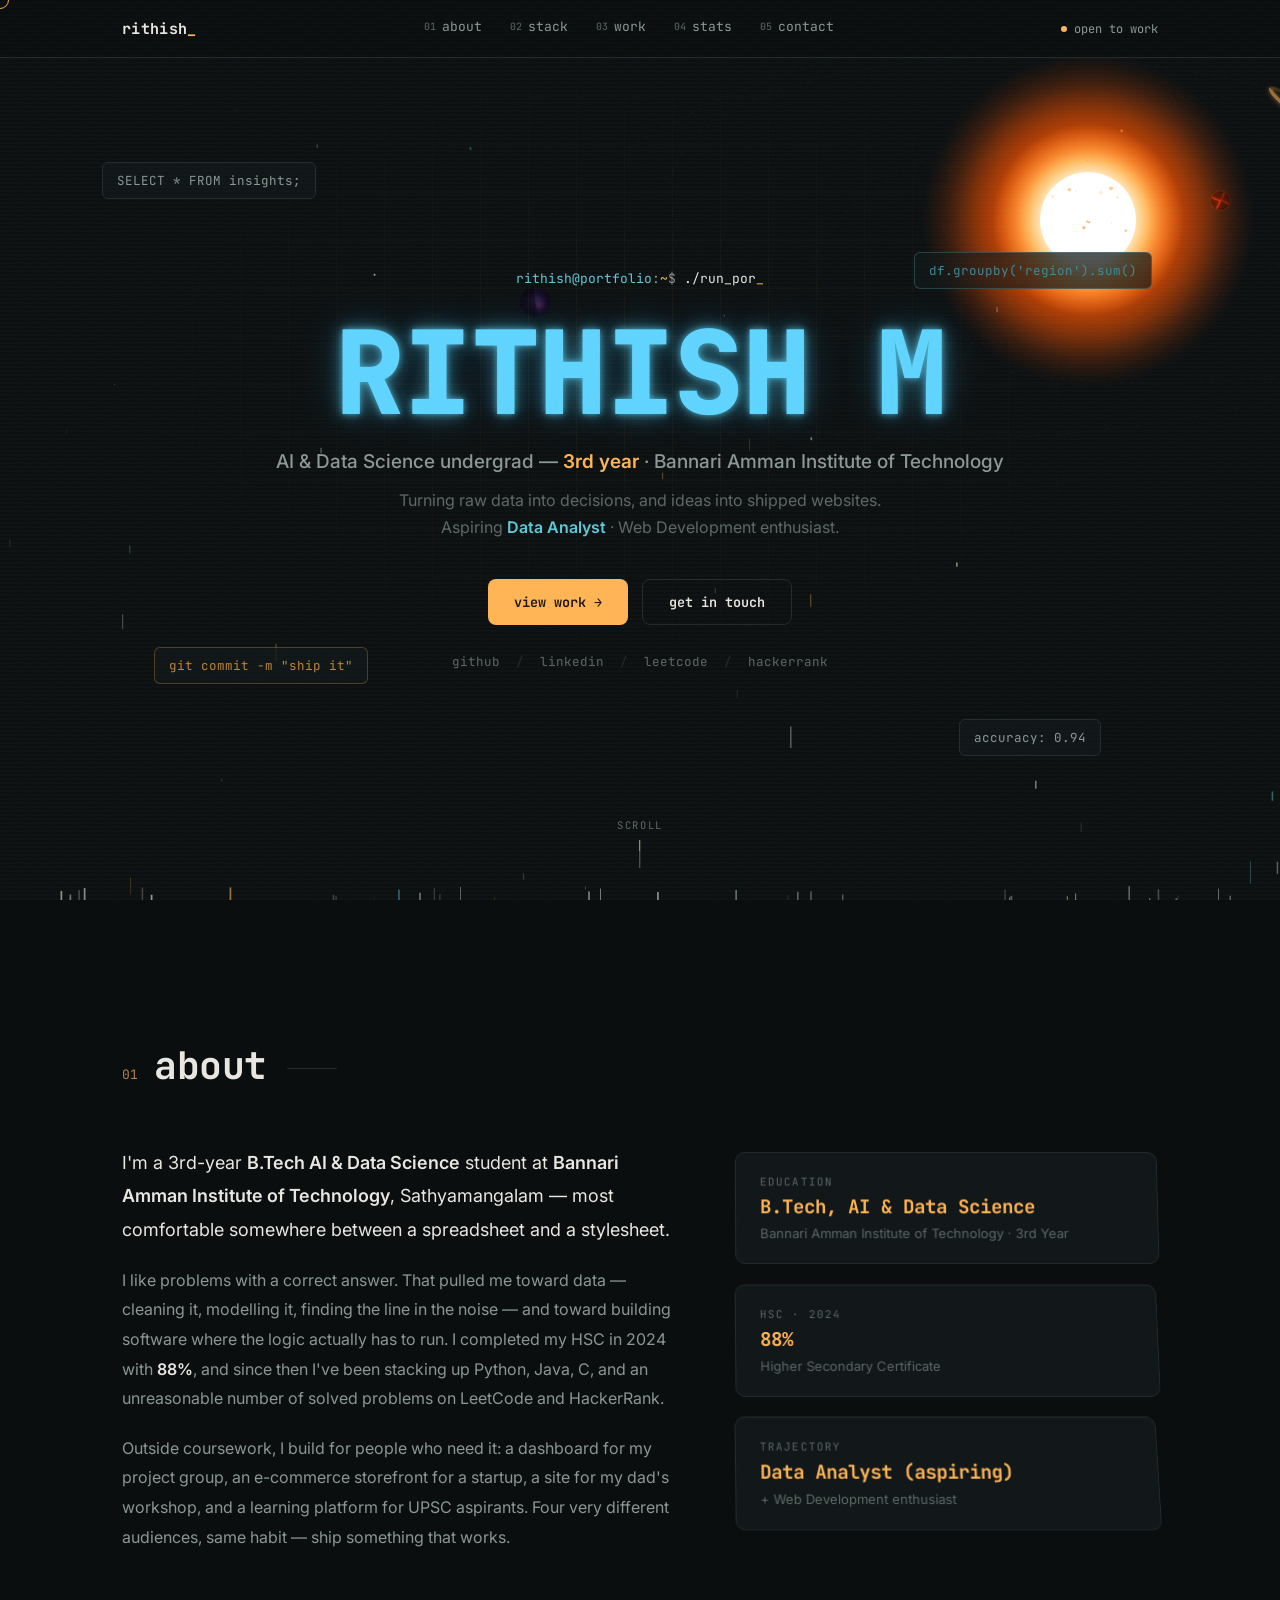
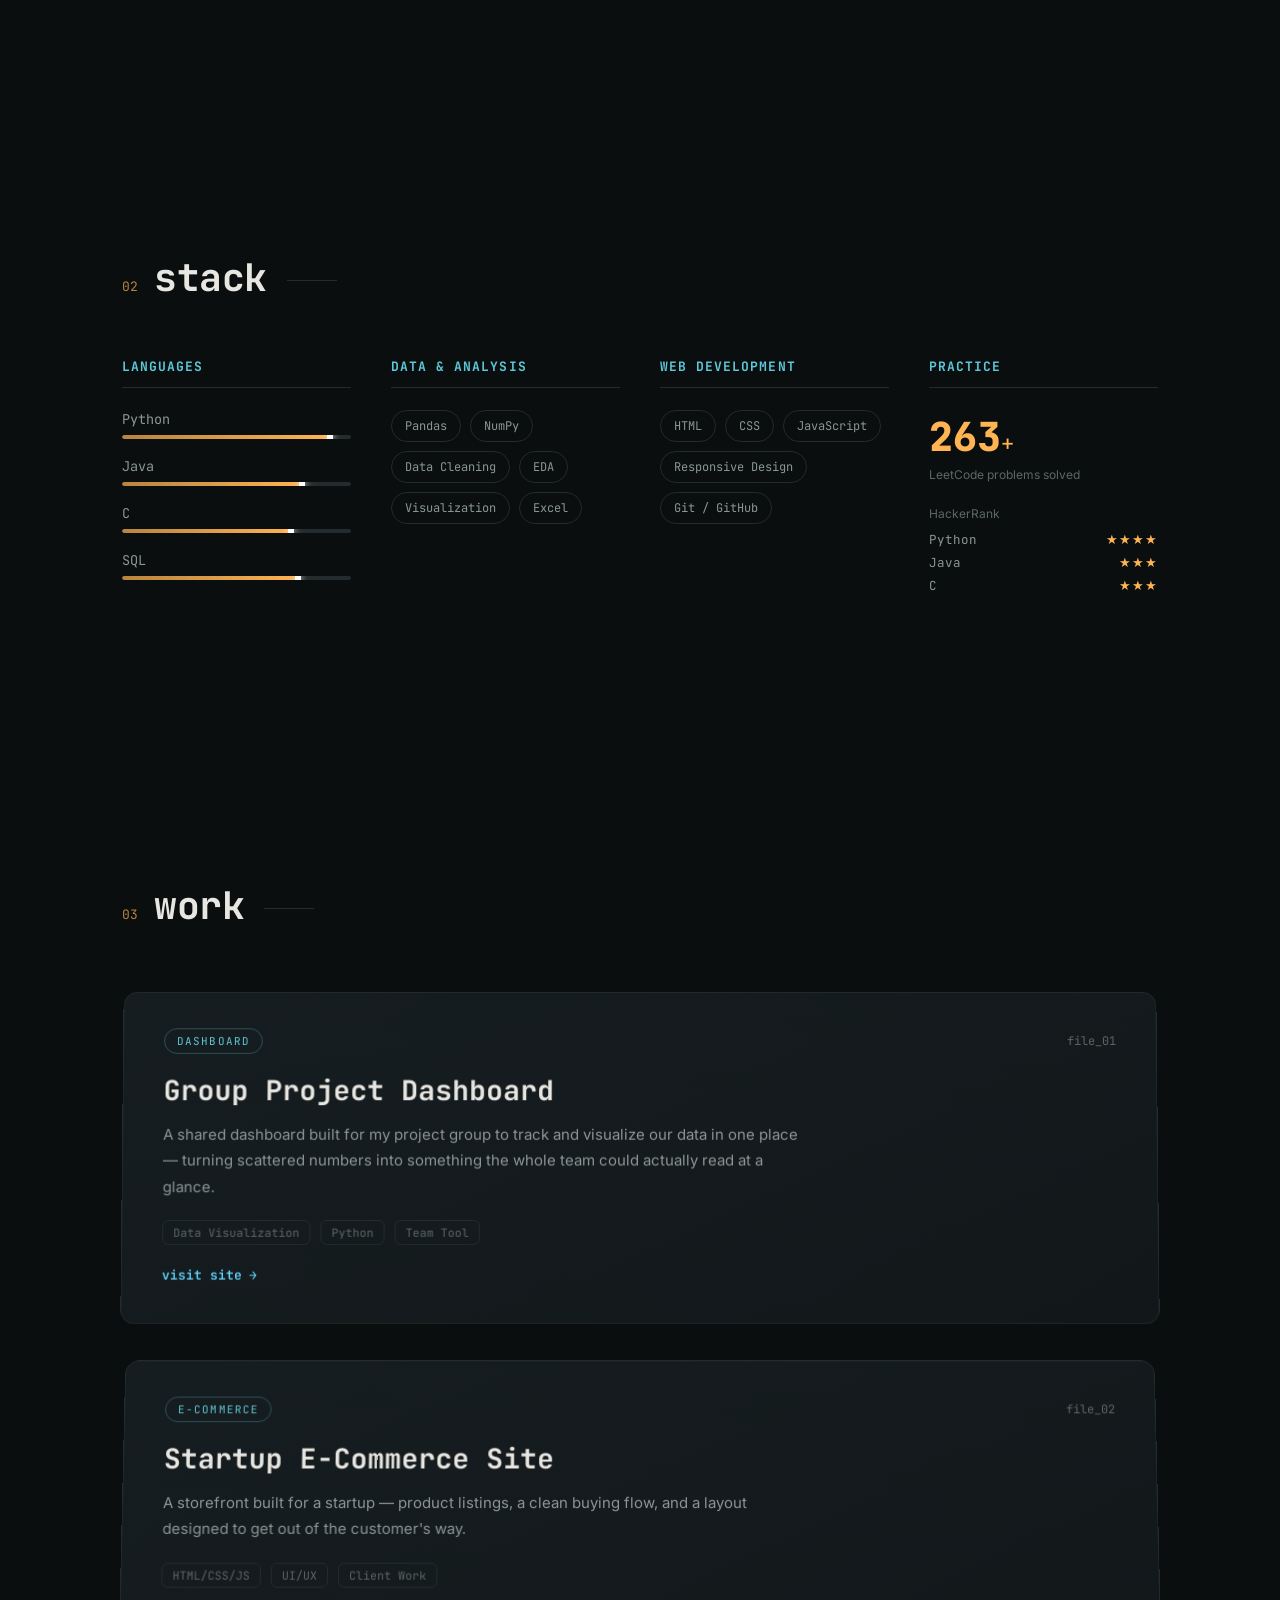
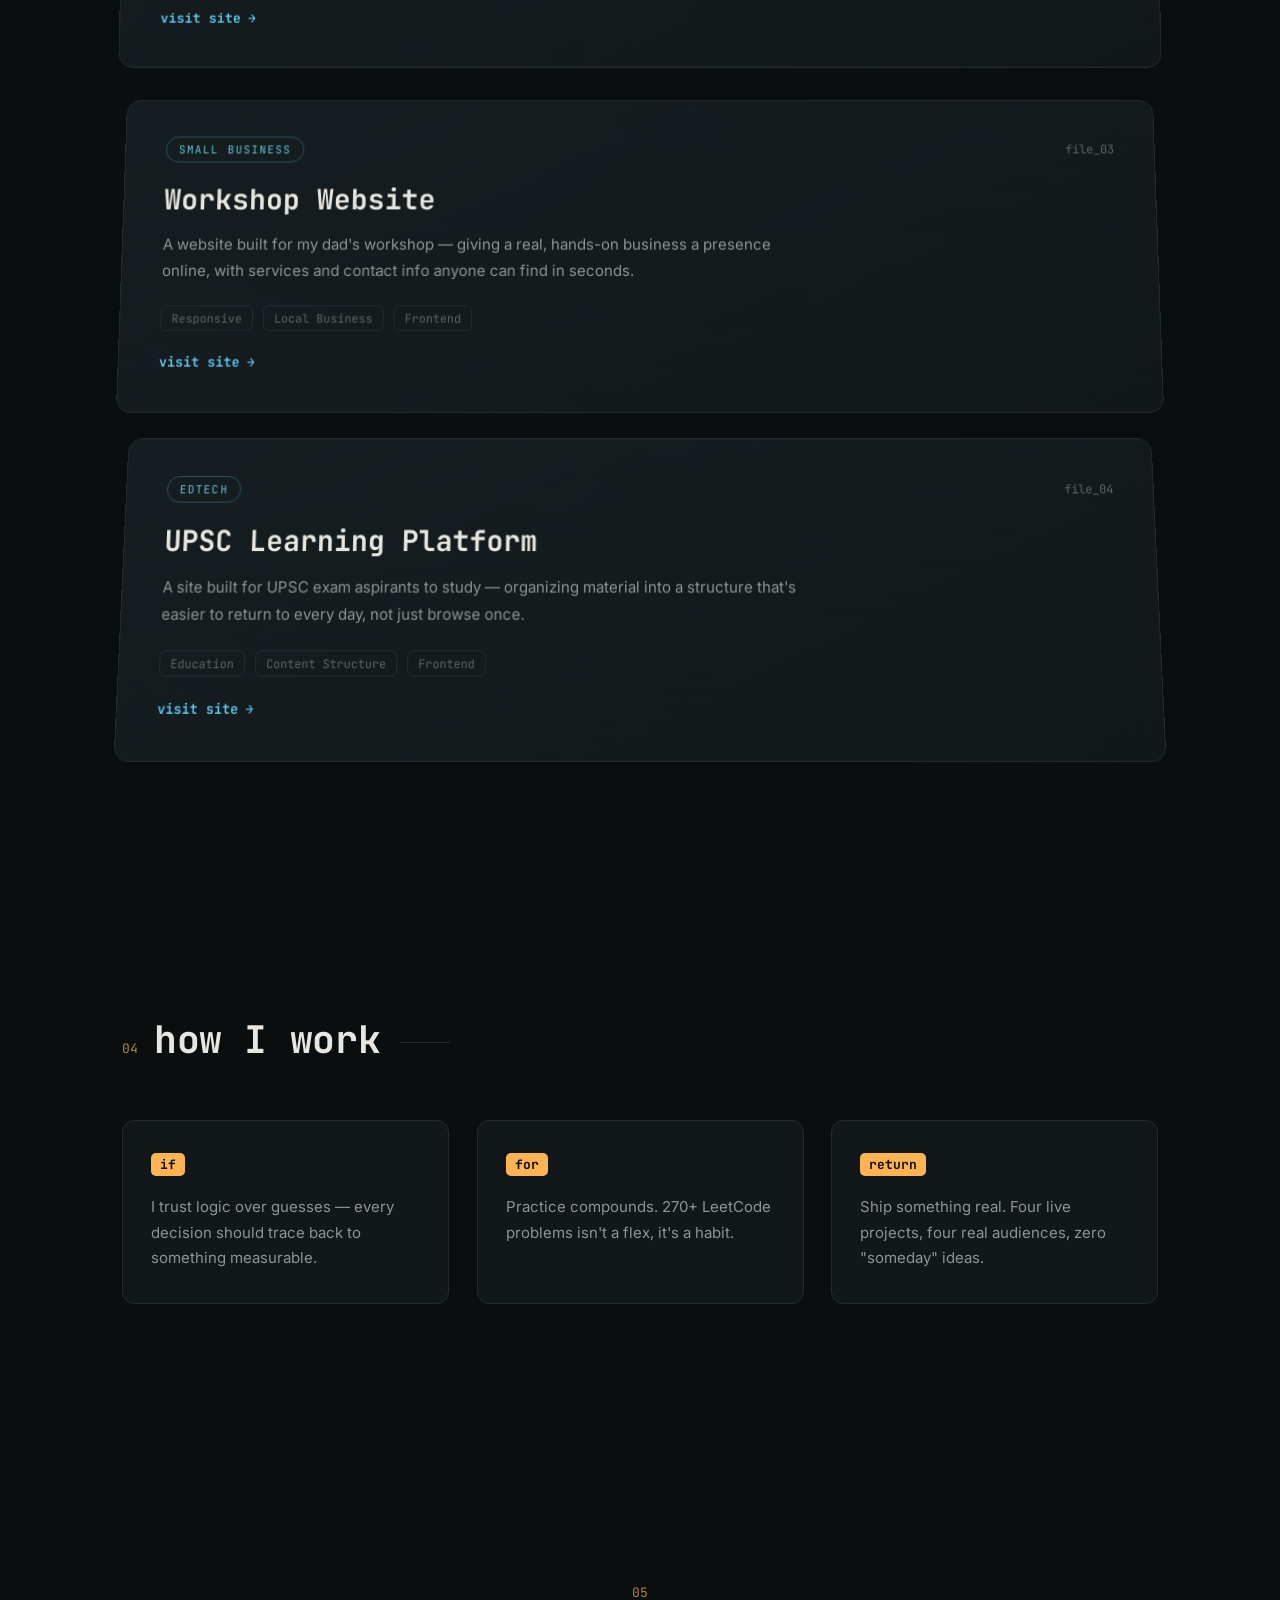
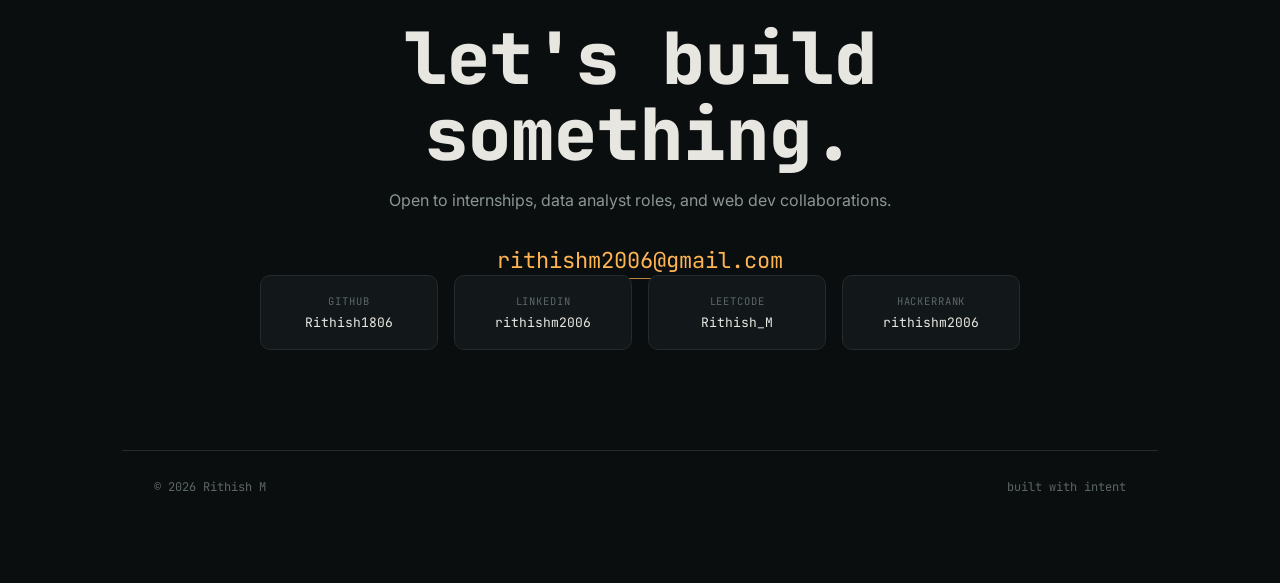
<file: index.html>
<!DOCTYPE html>
<html lang="en">
<head>
<meta charset="UTF-8">
<meta name="viewport" content="width=device-width, initial-scale=1.0">
<title>Rithish M — Data Analyst &amp; Web Developer</title>
<link rel="preconnect" href="https://fonts.googleapis.com">
<link rel="preconnect" href="https://fonts.gstatic.com" crossorigin>
<link href="https://fonts.googleapis.com/css2?family=JetBrains+Mono:wght@400;500;600;700;800&family=Inter:wght@400;500;600;700&display=swap" rel="stylesheet">
<link rel="stylesheet" href="style.css?v=3">
<link rel="icon" type="image/svg+xml" href="favicon.svg">
</head>
<body>

<canvas id="space-starfield"></canvas>

<div class="grain"></div>
<div class="scanline"></div>

<!-- CURSOR DOT -->
<div class="cursor-dot" id="cursorDot"></div>

<!-- NAV -->
<nav class="nav" id="nav">
  <div class="nav-inner">
    <a href="#top" class="nav-logo">rithish<span class="cursor-blink">_</span></a>
    <div class="nav-links">
      <a href="#about"><span class="nav-num">01</span>about</a>
      <a href="#stack"><span class="nav-num">02</span>stack</a>
      <a href="#work"><span class="nav-num">03</span>work</a>
      <a href="#stats"><span class="nav-num">04</span>stats</a>
      <a href="#contact"><span class="nav-num">05</span>contact</a>
    </div>
    <div class="nav-status"><span class="dot-live"></span>open to work</div>
  </div>
</nav>

<!-- HERO -->
<header class="hero" id="top">
  <div class="hero-grid"></div>
  <div class="hero-3d-layer" id="heroLayer">
    <div class="float-card card-a" data-depth="0.6">SELECT * FROM insights;</div>
    <div class="float-card card-b" data-depth="0.9">df.groupby('region').sum()</div>
    <div class="float-card card-c" data-depth="0.4">git commit -m "ship it"</div>
    <div class="float-card card-d" data-depth="1.1">accuracy: 0.94</div>
  </div>

  <div class="hero-content">
    <div class="terminal-boot" id="terminalBoot">
      <p class="boot-line"><span class="prompt">rithish@portfolio</span>:<span class="path">~</span>$ <span class="typed" id="typedLine"></span><span class="cursor-blink">_</span></p>
    </div>

    <h1 class="hero-title">
      <span class="hero-title-line">RITHISH M</span>
    </h1>
    <p class="hero-subtitle">
      AI &amp; Data Science undergrad — <span class="accent">3rd year</span> · Bannari Amman Institute of Technology
    </p>
    <p class="hero-tagline">
      Turning raw data into decisions, and ideas into shipped websites.<br class="br-desktop">
      Aspiring <span class="accent-blue">Data Analyst</span> · Web Development enthusiast.
    </p>

    <div class="hero-cta">
      <a href="#work" class="btn btn-primary">view work <span class="arrow">→</span></a>
      <a href="#contact" class="btn btn-ghost">get in touch</a>
    </div>

    <div class="hero-links">
      <a href="https://github.com/Rithish1806" target="_blank" rel="noopener">github</a>
      <span class="sep">/</span>
      <a href="https://www.linkedin.com/in/rithishm2006/" target="_blank" rel="noopener">linkedin</a>
      <span class="sep">/</span>
      <a href="https://leetcode.com/u/Rithish_M/" target="_blank" rel="noopener">leetcode</a>
      <span class="sep">/</span>
      <a href="https://www.hackerrank.com/profile/rithishm2006" target="_blank" rel="noopener">hackerrank</a>
    </div>
  </div>

  <div class="scroll-cue">
    <span>scroll</span>
    <div class="scroll-line"></div>
  </div>
</header>

<!-- ABOUT -->
<section class="section about" id="about">
  <div class="section-head reveal-el reveal-slide">
    <span class="section-num">01</span>
    <h2 class="section-title">about</h2>
  </div>

  <div class="about-grid">
    <div class="about-text reveal-el reveal-slide">
      <p class="lead">
        I'm a 3rd-year <strong>B.Tech AI &amp; Data Science</strong> student at
        <strong> Bannari Amman Institute of Technology</strong>, Sathyamangalam —
        most comfortable somewhere between a spreadsheet and a stylesheet.
      </p>
      <p>
        I like problems with a correct answer. That pulled me toward data —
        cleaning it, modelling it, finding the line in the noise — and toward
        building software where the logic actually has to run. I completed my
        HSC in 2024 with <strong>88%</strong>, and since then I've been
        stacking up Python, Java, C, and an unreasonable number of solved
        problems on LeetCode and HackerRank.
      </p>
      <p>
        Outside coursework, I build for people who need it: a dashboard for
        my project group, an e-commerce storefront for a startup, a site for
        my dad's workshop, and a learning platform for UPSC aspirants.
        Four very different audiences, same habit — ship something that works.
      </p>
    </div>

    <div class="about-card-stack reveal-stagger" id="aboutCards">
      <div class="info-card reveal-el reveal-fade" data-depth="0.3">
        <span class="info-label">education</span>
        <span class="info-value">B.Tech, AI &amp; Data Science</span>
        <span class="info-sub">Bannari Amman Institute of Technology · 3rd Year</span>
      </div>
      <div class="info-card reveal-el reveal-fade" data-depth="0.5">
        <span class="info-label">hsc · 2024</span>
        <span class="info-value">88%</span>
        <span class="info-sub">Higher Secondary Certificate</span>
      </div>
      <div class="info-card reveal-el reveal-fade" data-depth="0.7">
        <span class="info-label">trajectory</span>
        <span class="info-value">Data Analyst (aspiring)</span>
        <span class="info-sub">+ Web Development enthusiast</span>
      </div>
    </div>
  </div>
</section>

<!-- STACK -->
<section class="section stack-section" id="stack">
  <div class="section-head reveal-el reveal-slide">
    <span class="section-num">02</span>
    <h2 class="section-title">stack</h2>
  </div>

  <div class="stack-columns reveal-stagger">
    <div class="stack-col reveal-el reveal-slide">
      <h3 class="stack-col-title">languages</h3>
      <ul class="skill-bars">
        <li><span class="skill-name">Python</span><div class="bar"><div class="bar-fill" style="--level:92%"></div></div></li>
        <li><span class="skill-name">Java</span><div class="bar"><div class="bar-fill" style="--level:80%"></div></div></li>
        <li><span class="skill-name">C</span><div class="bar"><div class="bar-fill" style="--level:75%"></div></div></li>
        <li><span class="skill-name">SQL</span><div class="bar"><div class="bar-fill" style="--level:78%"></div></div></li>
      </ul>
    </div>

    <div class="stack-col reveal-el reveal-slide">
      <h3 class="stack-col-title">data &amp; analysis</h3>
      <ul class="chip-list">
        <li>Pandas</li>
        <li>NumPy</li>
        <li>Data Cleaning</li>
        <li>EDA</li>
        <li>Visualization</li>
        <li>Excel</li>
      </ul>
    </div>

    <div class="stack-col reveal-el reveal-slide">
      <h3 class="stack-col-title">web development</h3>
      <ul class="chip-list">
        <li>HTML</li>
        <li>CSS</li>
        <li>JavaScript</li>
        <li>Responsive Design</li>
        <li>Git / GitHub</li>
      </ul>
    </div>

    <div class="stack-col reveal-el reveal-slide">
      <h3 class="stack-col-title">practice</h3>
      <div class="practice-stats">
        <div class="practice-stat">
          <span class="practice-num" data-target="270">0</span><span class="practice-plus">+</span>
          <span class="practice-label">LeetCode problems solved</span>
        </div>
        <div class="practice-stars">
          <span class="practice-label">HackerRank</span>
          <div class="hr-row"><span>Python</span><span class="stars">★★★★</span></div>
          <div class="hr-row"><span>Java</span><span class="stars">★★★</span></div>
          <div class="hr-row"><span>C</span><span class="stars">★★★</span></div>
        </div>
      </div>
    </div>
  </div>
</section>

<!-- WORK -->
<section class="section work" id="work">
  <div class="section-head reveal-el reveal-slide">
    <span class="section-num">03</span>
    <h2 class="section-title">work</h2>
  </div>

  <div class="project-stack reveal-stagger" id="projectStack">

    <article class="project-card reveal-el reveal-fade" data-depth="0.2">
      <div class="project-meta">
        <span class="project-tag">dashboard</span>
        <span class="project-index">file_01</span>
      </div>
      <h3 class="project-title">Group Project Dashboard</h3>
      <p class="project-desc">
        A shared dashboard built for my project group to track and visualize
        our data in one place — turning scattered numbers into something the
        whole team could actually read at a glance.
      </p>
      <div class="project-tags">
        <span>Data Visualization</span>
        <span>Python</span>
        <span>Team Tool</span>
      </div>
      <a href="https://fight-club-dashboard.onrender.com/" target="_blank" rel="noopener" class="project-link">visit site <span class="arrow">→</span></a>
    </article>

    <article class="project-card reveal-el reveal-fade" data-depth="0.45">
      <div class="project-meta">
        <span class="project-tag">e-commerce</span>
        <span class="project-index">file_02</span>
      </div>
      <h3 class="project-title">Startup E-Commerce Site</h3>
      <p class="project-desc">
        A storefront built for a startup — product listings, a clean buying
        flow, and a layout designed to get out of the customer's way.
      </p>
      <div class="project-tags">
        <span>HTML/CSS/JS</span>
        <span>UI/UX</span>
        <span>Client Work</span>
      </div>
      <a href="https://nirvi-jewels.onrender.com" target="_blank" rel="noopener" class="project-link">visit site <span class="arrow">→</span></a>
    </article>

    <article class="project-card reveal-el reveal-fade" data-depth="0.7">
      <div class="project-meta">
        <span class="project-tag">small business</span>
        <span class="project-index">file_03</span>
      </div>
      <h3 class="project-title">Workshop Website</h3>
      <p class="project-desc">
        A website built for my dad's workshop — giving a real, hands-on
        business a presence online, with services and contact info anyone
        can find in seconds.
      </p>
      <div class="project-tags">
        <span>Responsive</span>
        <span>Local Business</span>
        <span>Frontend</span>
      </div>
      <a href="https://mani-two-wheeler-works.onrender.com/" target="_blank" rel="noopener" class="project-link">visit site <span class="arrow">→</span></a>
    </article>

    <article class="project-card reveal-el reveal-fade" data-depth="0.95">
      <div class="project-meta">
        <span class="project-tag">edtech</span>
        <span class="project-index">file_04</span>
      </div>
      <h3 class="project-title">UPSC Learning Platform</h3>
      <p class="project-desc">
        A site built for UPSC exam aspirants to study — organizing material
        into a structure that's easier to return to every day, not just
        browse once.
      </p>
      <div class="project-tags">
        <span>Education</span>
        <span>Content Structure</span>
        <span>Frontend</span>
      </div>
      <a href="https://upsc-quiz-brwm.onrender.com/" target="_blank" rel="noopener" class="project-link">visit site <span class="arrow">→</span></a>
    </article>

  </div>
</section>

<!-- STATS / PHILOSOPHY -->
<section class="section stats-section" id="stats">
  <div class="section-head reveal-el reveal-slide">
    <span class="section-num">04</span>
    <h2 class="section-title">how I work</h2>
  </div>

  <div class="philosophy-grid reveal-stagger">
    <div class="philosophy-card reveal-el reveal-slide">
      <span class="philosophy-mark">if</span>
      <p>I trust logic over guesses — every decision should trace back to something measurable.</p>
    </div>
    <div class="philosophy-card reveal-el reveal-slide">
      <span class="philosophy-mark">for</span>
      <p>Practice compounds. 270+ LeetCode problems isn't a flex, it's a habit.</p>
    </div>
    <div class="philosophy-card reveal-el reveal-slide">
      <span class="philosophy-mark">return</span>
      <p>Ship something real. Four live projects, four real audiences, zero "someday" ideas.</p>
    </div>
  </div>
</section>

<!-- CONTACT -->
<section class="section contact" id="contact">
  <div class="contact-inner reveal-el reveal-slide">
    <span class="section-num">05</span>
    <h2 class="contact-title">let's build<br>something.</h2>
    <p class="contact-sub">Open to internships, data analyst roles, and web dev collaborations.</p>

    <div class="contact-links">
      <a href="mailto:rithishm2006@gmail.com" class="contact-link-main">rithishm2006@gmail.com</a>
    </div>

    <div class="contact-grid reveal-stagger">
      <a href="https://github.com/Rithish1806" target="_blank" rel="noopener" class="contact-tile reveal-el reveal-slide">
        <span class="tile-label">github</span>
        <span class="tile-value">Rithish1806</span>
      </a>
      <a href="https://www.linkedin.com/in/rithishm2006/" target="_blank" rel="noopener" class="contact-tile reveal-el reveal-slide">
        <span class="tile-label">linkedin</span>
        <span class="tile-value">rithishm2006</span>
      </a>
      <a href="https://leetcode.com/u/Rithish_M/" target="_blank" rel="noopener" class="contact-tile reveal-el reveal-slide">
        <span class="tile-label">leetcode</span>
        <span class="tile-value">Rithish_M</span>
      </a>
      <a href="https://www.hackerrank.com/profile/rithishm2006" target="_blank" rel="noopener" class="contact-tile reveal-el reveal-slide">
        <span class="tile-label">hackerrank</span>
        <span class="tile-value">rithishm2006</span>
      </a>
    </div>
  </div>

  <footer class="footer">
    <span>© 2026 Rithish M</span>
    <span>built with intent</span>
  </footer>
</section>

<script src="script.js?v=3"></script>
</body>
</html>
</file>
<file: style.css>
/* ============================================
   TOKENS
   ============================================ */
:root {
  --bg: #0a0e0f;
  --panel: #12181a;
  --panel-2: #161d20;
  --line: #232b2e;
  --text: #e8e6e1;
  --text-dim: #8b9694;
  --text-faint: #5c6764;
  --amber: #ffb454;
  --amber-dim: #b8843d;
  --blue: #5ec8d8;
  --blue-dim: #3d8a96;
  --jarvis: #5fd4ff;

  --mono: 'JetBrains Mono', monospace;
  --sans: 'Inter', sans-serif;

  --container: 1100px;
}

* { margin: 0; padding: 0; box-sizing: border-box; }

html {
  scroll-behavior: smooth;
}

body {
  background: var(--bg);
  color: var(--text);
  font-family: var(--sans);
  overflow-x: hidden;
  cursor: default;
  isolation: isolate;
}

a { color: inherit; text-decoration: none; }
ul { list-style: none; }

::selection { background: var(--amber); color: var(--bg); }

/* Focus visibility */
a:focus-visible, button:focus-visible {
  outline: 2px solid var(--amber);
  outline-offset: 3px;
}

/* ============================================
   SPACE STARFIELD
   ============================================ */
#space-starfield {
  position: fixed;
  inset: 0;
  z-index: -1;
  pointer-events: none;
}

/* ============================================
   AMBIENT TEXTURE
   ============================================ */
.grain {
  position: fixed; inset: 0; z-index: 200; pointer-events: none;
  opacity: 0.035; mix-blend-mode: overlay;
  background-image: url("data:image/svg+xml,%3Csvg xmlns='http://www.w3.org/2000/svg' width='100' height='100'%3E%3Cfilter id='n'%3E%3CfeTurbulence type='fractalNoise' baseFrequency='0.9' numOctaves='3' stitchTiles='stitch'/%3E%3C/filter%3E%3Crect width='100%25' height='100%25' filter='url(%23n)'/%3E%3C/svg%3E");
}

.scanline {
  position: fixed; inset: 0; z-index: 199; pointer-events: none;
  opacity: 0.025;
  background: repeating-linear-gradient(
    to bottom, transparent 0px, transparent 2px, #fff 3px, transparent 4px
  );
}

.cursor-dot {
  position: fixed; top: 0; left: 0; width: 18px; height: 18px;
  border: 1px solid var(--amber); border-radius: 50%;
  pointer-events: none; z-index: 999;
  transform: translate(-50%, -50%);
  transition: transform 0.15s ease, opacity 0.2s ease, width 0.2s, height 0.2s;
  mix-blend-mode: difference;
  display: none;
}
@media (hover: hover) and (pointer: fine) {
  .cursor-dot { display: block; }
}

.cursor-blink {
  display: inline-block;
  animation: blink 1.1s steps(1) infinite;
  color: var(--amber);
}
@keyframes blink { 50% { opacity: 0; } }

/* ============================================
   NAV
   ============================================ */
.nav {
  position: fixed; top: 0; left: 0; right: 0; z-index: 100;
  background: rgba(10, 14, 15, 0.75);
  backdrop-filter: blur(10px);
  border-bottom: 1px solid var(--line);
}

.nav-inner {
  max-width: var(--container); margin: 0 auto;
  display: flex; align-items: center; justify-content: space-between;
  padding: 18px 32px;
}

.nav-logo {
  font-family: var(--mono); font-weight: 700; font-size: 15px;
  letter-spacing: 0.02em;
}

.nav-links {
  display: flex; gap: 28px;
  font-family: var(--mono); font-size: 13px;
  color: var(--text-dim);
}

.nav-links a {
  display: flex; align-items: center; gap: 6px;
  transition: color 0.2s ease;
  position: relative;
  padding-bottom: 4px;
}
.nav-links a::after {
  content: '';
  position: absolute;
  bottom: 0; left: 0;
  width: 100%; height: 1px;
  background: var(--amber);
  transform: scaleX(0);
  transform-origin: right;
  transition: transform 0.3s cubic-bezier(0.16, 1, 0.3, 1);
}
.nav-links a:hover::after {
  transform: scaleX(1);
  transform-origin: left;
}
.nav-links a:hover { color: var(--amber); }

.nav-links a.active {
  color: var(--amber);
}
.nav-links a.active::after {
  transform: scaleX(1) !important;
  transform-origin: left !important;
  box-shadow: 0 0 8px var(--amber);
}
.nav-links a.active .nav-num {
  color: var(--amber);
}

.nav-num {
  font-size: 10px; color: var(--text-faint);
}

.nav-status {
  font-family: var(--mono); font-size: 12px; color: var(--text-dim);
  display: flex; align-items: center; gap: 7px;
}

.dot-live {
  width: 6px; height: 6px; border-radius: 50%;
  background: var(--amber);
  box-shadow: 0 0 0 0 rgba(255,180,84,0.7);
  animation: pulse 2s infinite;
}
@keyframes pulse {
  0% { box-shadow: 0 0 0 0 rgba(255,180,84,0.5); }
  70% { box-shadow: 0 0 0 6px rgba(255,180,84,0); }
  100% { box-shadow: 0 0 0 0 rgba(255,180,84,0); }
}

@media (max-width: 760px) {
  .nav-links { display: none; }
  .nav-status { display: none; }
}

/* ============================================
   HERO — 3D depth layer + terminal boot
   ============================================ */
.hero {
  position: relative;
  min-height: 100vh;
  display: flex; flex-direction: column; align-items: center; justify-content: center;
  perspective: 1200px;
  overflow: hidden;
  padding: 120px 24px 80px;
}

.hero-grid {
  position: absolute; inset: 0; z-index: 0;
  background-image:
    linear-gradient(rgba(255,180,84,0.05) 1px, transparent 1px),
    linear-gradient(90deg, rgba(255,180,84,0.05) 1px, transparent 1px);
  background-size: 48px 48px;
  mask-image: radial-gradient(ellipse 60% 50% at 50% 40%, black 0%, transparent 75%);
}

.hero-3d-layer {
  position: absolute; inset: 0; z-index: 1;
  pointer-events: none;
  transform-style: preserve-3d;
}

.float-card {
  position: absolute;
  font-family: var(--mono); font-size: 12.5px; color: var(--text-dim);
  background: rgba(18, 24, 26, 0.75);
  border: 1px solid var(--line);
  border-radius: 6px;
  padding: 9px 14px;
  white-space: nowrap;
  backdrop-filter: blur(6px);
  will-change: transform;
}

.card-a { top: 18%; left: 8%; }
.card-b { top: 28%; right: 10%; color: var(--blue-dim); border-color: rgba(94,200,216,0.25); }
.card-c { bottom: 24%; left: 12%; color: var(--amber-dim); border-color: rgba(255,180,84,0.25); }
.card-d { bottom: 16%; right: 14%; }

@media (max-width: 760px) {
  .float-card { font-size: 9.5px; padding: 5px 9px; }
  .card-a { top: 8%; left: 4%; }
  .card-b { top: 14%; right: 4%; }
  .card-c { display: none; }
  .card-d { bottom: 6%; right: 4%; }
}

.hero-content {
  position: relative; z-index: 2;
  text-align: center;
  max-width: 760px;
}

.terminal-boot {
  font-family: var(--mono); font-size: 13px; color: var(--text-dim);
  margin-bottom: 28px;
  min-height: 20px;
}
.prompt { color: var(--blue); }
.path { color: var(--amber); }
.typed { color: var(--text); }

.hero-title {
  font-family: var(--mono);
  font-weight: 800;
  font-size: clamp(48px, 11vw, 116px);
  line-height: 0.95;
  letter-spacing: -0.02em;
  color: var(--text);
  margin-bottom: 22px;
}

.hero-title-line {
  display: inline-block;
  color: var(--jarvis);
  text-shadow:
    0 0 6px rgba(96, 220, 255, 0.65),
    0 0 18px rgba(96, 220, 255, 0.45),
    0 0 42px rgba(45, 170, 230, 0.3);
  animation: jarvisFlicker 4s ease-in-out infinite;
}

@keyframes jarvisFlicker {
  0%, 100% {
    text-shadow:
      0 0 6px rgba(96, 220, 255, 0.65),
      0 0 18px rgba(96, 220, 255, 0.45),
      0 0 42px rgba(45, 170, 230, 0.3);
  }
  50% {
    text-shadow:
      0 0 8px rgba(96, 220, 255, 0.85),
      0 0 24px rgba(96, 220, 255, 0.6),
      0 0 56px rgba(45, 170, 230, 0.4);
  }
}

@media (prefers-reduced-motion: reduce) {
  .hero-title-line { animation: none; }
}

.hero-subtitle {
  font-family: var(--sans);
  font-size: clamp(15px, 2vw, 19px);
  color: var(--text-dim);
  margin-bottom: 14px;
  font-weight: 500;
}

.hero-tagline {
  font-family: var(--sans);
  font-size: clamp(14px, 1.6vw, 16px);
  color: var(--text-faint);
  line-height: 1.7;
  margin-bottom: 38px;
}

.accent { color: var(--amber); font-weight: 600; }
.accent-blue { color: var(--blue); font-weight: 600; }

.hero-cta {
  display: flex; gap: 14px; justify-content: center; flex-wrap: wrap;
  margin-bottom: 28px;
}

.btn {
  font-family: var(--mono); font-size: 13.5px; font-weight: 600;
  padding: 13px 26px; border-radius: 8px;
  transition: transform 0.25s cubic-bezier(0.25, 1, 0.5, 1), box-shadow 0.25s ease, background 0.25s ease, color 0.25s ease;
  display: inline-flex; align-items: center; gap: 8px;
  transform: translate3d(var(--x, 0px), var(--y, 0px), 0) scale(var(--scale, 1));
  will-change: transform;
}

.btn-primary {
  background: var(--amber); color: #1a1306;
  position: relative;
  overflow: hidden;
  z-index: 1;
}
.btn-primary::before {
  content: '';
  position: absolute;
  top: 0;
  left: -150%;
  width: 100%;
  height: 100%;
  background: linear-gradient(
    120deg,
    transparent,
    rgba(255, 255, 255, 0.4),
    transparent
  );
  z-index: -1;
}
.btn-primary:hover::before {
  animation: sheenSweep 0.8s ease-in-out forwards;
}

@keyframes sheenSweep {
  0% { left: -150%; }
  100% { left: 150%; }
}

.btn-primary:hover {
  box-shadow: 0 0 20px rgba(255, 180, 84, 0.4), 0 0 40px rgba(255, 180, 84, 0.2);
}

.btn-ghost {
  border: 1px solid var(--line); color: var(--text);
  position: relative;
  overflow: hidden;
  z-index: 1;
  background: transparent;
}
.btn-ghost::before {
  content: '';
  position: absolute;
  top: 0;
  left: 0;
  width: 100%;
  height: 100%;
  background: var(--amber);
  transform: scaleX(0);
  transform-origin: right;
  transition: transform 0.35s cubic-bezier(0.16, 1, 0.3, 1);
  z-index: -1;
}
.btn-ghost:hover::before {
  transform: scaleX(1);
  transform-origin: left;
}
.btn-ghost:hover {
  border-color: var(--amber);
  color: #1a1306;
  box-shadow: 0 0 20px rgba(255, 180, 84, 0.25);
}

.btn:active {
  --scale: 0.95;
  transition: transform 0.05s ease;
}

.arrow { transition: transform 0.2s ease; display: inline-block; }
.btn-primary:hover .arrow { transform: translateX(3px); }
.btn-ghost:hover .arrow { color: #1a1306; }

.hero-links {
  font-family: var(--mono); font-size: 12.5px; color: var(--text-faint);
}
.hero-links a { transition: color 0.2s ease; }
.hero-links a:hover { color: var(--blue); }
.sep { margin: 0 8px; color: var(--line); }

.scroll-cue {
  position: absolute; bottom: 32px; left: 50%; transform: translateX(-50%);
  display: flex; flex-direction: column; align-items: center; gap: 8px;
  font-family: var(--mono); font-size: 10.5px; letter-spacing: 0.15em;
  color: var(--text-faint); text-transform: uppercase;
  z-index: 2;
}
.scroll-line {
  width: 1px; height: 28px; background: var(--text-faint);
  position: relative; overflow: hidden;
}
.scroll-line::after {
  content: ''; position: absolute; top: 0; left: 0; width: 100%; height: 40%;
  background: var(--amber);
  animation: scrollDown 1.8s ease-in-out infinite;
}
@keyframes scrollDown {
  0% { top: -40%; }
  100% { top: 100%; }
}

@media (max-width: 600px) {
  .br-desktop { display: none; }
}

/* ============================================
   SECTION SHARED
   ============================================ */
.section {
  max-width: var(--container); margin: 0 auto;
  padding: 140px 32px;
  position: relative;
  overflow: hidden;
}

.section::before {
  content: '';
  position: absolute;
  top: 0; left: 0; width: 100%; height: 2px;
  background: linear-gradient(90deg, transparent 5%, var(--amber) 30%, var(--jarvis) 70%, transparent 95%);
  opacity: 0;
  pointer-events: none;
  z-index: 5;
}

.section.active-sweep::before {
  animation: sweepLine 1.6s cubic-bezier(0.25, 1, 0.5, 1) forwards;
}

@keyframes sweepLine {
  0% {
    top: 0;
    opacity: 0;
  }
  15% {
    opacity: 0.75;
    box-shadow: 0 0 10px rgba(255, 180, 84, 0.4), 0 0 20px rgba(95, 212, 255, 0.2);
  }
  85% {
    opacity: 0.75;
    box-shadow: 0 0 10px rgba(255, 180, 84, 0.4), 0 0 20px rgba(95, 212, 255, 0.2);
  }
  100% {
    top: 100%;
    opacity: 0;
  }
}

.section-head {
  display: flex; align-items: baseline; gap: 16px;
  margin-bottom: 56px;
}

.section-num {
  font-family: var(--mono); font-size: 13px; color: var(--amber-dim);
}

.section-title {
  font-family: var(--mono); font-weight: 700;
  font-size: clamp(28px, 4vw, 38px);
  letter-spacing: -0.01em;
  position: relative;
}

.section-title::after {
  content: '';
  display: inline-block;
  width: 50px; height: 1px;
  background: var(--line);
  margin-left: 20px;
  vertical-align: middle;
}

/* ============================================
   ABOUT
   ============================================ */
.about-grid {
  display: grid; grid-template-columns: 1.3fr 1fr; gap: 64px;
  align-items: start;
  perspective: 1000px;
}

.about-text p {
  font-size: 16px; line-height: 1.85; color: var(--text-dim);
  margin-bottom: 20px;
}
.about-text strong { color: var(--text); font-weight: 600; }
.lead { font-size: 18px !important; color: var(--text) !important; }

.about-card-stack {
  display: flex; flex-direction: column; gap: 16px;
  transform-style: preserve-3d;
}

.info-card {
  background: var(--panel);
  border: 1px solid var(--line);
  border-radius: 10px;
  padding: 22px 24px;
  display: flex; flex-direction: column; gap: 6px;
  will-change: transform;
  transition: border-color 0.3s ease;
  position: relative;
  overflow: hidden;
}
.info-card::before {
  content: '';
  position: absolute; inset: 0; border-radius: inherit;
  background: radial-gradient(circle 250px at var(--mouse-x, 50%) var(--mouse-y, 50%), rgba(255, 180, 84, 0.08), transparent 80%);
  pointer-events: none;
  opacity: 0;
  transition: opacity 0.4s ease;
}
.info-card:hover::before {
  opacity: 1;
}
.info-card:hover { border-color: var(--amber-dim); }

.info-label {
  font-family: var(--mono); font-size: 11px; letter-spacing: 0.1em;
  text-transform: uppercase; color: var(--text-faint);
}
.info-value {
  font-family: var(--mono); font-size: 19px; font-weight: 700; color: var(--amber);
}
.info-sub { font-size: 13px; color: var(--text-faint); }

@media (max-width: 820px) {
  .about-grid { grid-template-columns: 1fr; gap: 40px; }
}

/* ============================================
   STACK
   ============================================ */
.stack-columns {
  display: grid; grid-template-columns: repeat(4, 1fr); gap: 40px;
}

.stack-col-title {
  font-family: var(--mono); font-size: 13px; color: var(--blue);
  text-transform: uppercase; letter-spacing: 0.08em;
  margin-bottom: 22px;
  padding-bottom: 12px;
  border-bottom: 1px solid var(--line);
}

.skill-bars li {
  display: flex; flex-direction: column; gap: 7px;
  margin-bottom: 18px;
}
.skill-name { font-size: 13.5px; color: var(--text-dim); font-family: var(--mono); }
.bar {
  width: 100%; height: 4px; background: var(--line); border-radius: 2px; overflow: hidden;
}
.bar-fill {
  height: 100%; width: 0%; background: linear-gradient(90deg, var(--amber-dim), var(--amber));
  border-radius: 2px;
  transition: width 1.4s cubic-bezier(0.16, 1, 0.3, 1);
  position: relative;
}
.bar-fill::after {
  content: '';
  position: absolute;
  top: 0; right: 0;
  width: 6px; height: 100%;
  background: #fff;
  box-shadow: 0 0 6px #fff, 0 0 12px var(--amber);
}
.bar-fill.in-view { width: var(--level); }

.chip-list {
  display: flex; flex-wrap: wrap; gap: 9px;
}
.chip-list li {
  font-family: var(--mono); font-size: 12px; color: var(--text-dim);
  border: 1px solid var(--line); border-radius: 20px;
  padding: 7px 13px;
  transition: border-color 0.2s ease, color 0.2s ease;
}
.chip-list li:hover { border-color: var(--blue-dim); color: var(--blue); }

.practice-stat { margin-bottom: 24px; }
.practice-num {
  font-family: var(--mono); font-size: 40px; font-weight: 800; color: var(--amber);
}
.practice-plus { font-family: var(--mono); font-size: 22px; color: var(--amber); }
.practice-label { display: block; font-size: 12px; color: var(--text-faint); margin-top: 4px; }

.practice-stars .practice-label { margin-bottom: 10px; }
.hr-row {
  display: flex; justify-content: space-between;
  font-family: var(--mono); font-size: 12.5px; color: var(--text-dim);
  margin-bottom: 6px;
}
.stars { color: var(--amber); letter-spacing: 1px; }

@media (max-width: 900px) {
  .stack-columns { grid-template-columns: repeat(2, 1fr); gap: 32px 24px; }
}
@media (max-width: 560px) {
  .stack-columns { grid-template-columns: 1fr; }
}

/* ============================================
   WORK — 3D tilting project stack
   ============================================ */
.project-stack {
  display: flex; flex-direction: column; gap: 28px;
  perspective: 1400px;
}

.project-card {
  background: linear-gradient(155deg, var(--panel-2), var(--panel));
  border: 1px solid var(--line);
  border-radius: 14px;
  padding: 36px 40px;
  will-change: transform;
  transform-style: preserve-3d;
  transition: border-color 0.3s ease, box-shadow 0.3s ease;
  position: relative;
  overflow: hidden;
}

.project-card::before {
  content: '';
  position: absolute; inset: 0; border-radius: 14px;
  background: radial-gradient(circle 350px at var(--mouse-x, 85%) var(--mouse-y, 15%), rgba(94,200,216,0.12), transparent 75%);
  pointer-events: none;
  opacity: 0;
  transition: opacity 0.4s ease;
}

.project-card:hover::before {
  opacity: 1;
}

.project-card:hover {
  border-color: var(--amber-dim);
  box-shadow: 0 20px 60px -20px rgba(0,0,0,0.5);
}

.project-meta {
  display: flex; justify-content: space-between; align-items: center;
  margin-bottom: 18px;
}

.project-tag {
  font-family: var(--mono); font-size: 11px; letter-spacing: 0.1em; text-transform: uppercase;
  color: var(--blue);
  border: 1px solid rgba(94,200,216,0.3);
  border-radius: 20px;
  padding: 5px 12px;
}

.project-index {
  font-family: var(--mono); font-size: 12px; color: var(--text-faint);
}

.project-title {
  font-family: var(--mono); font-size: clamp(22px, 3vw, 28px); font-weight: 700;
  margin-bottom: 14px;
  color: var(--text);
}

.project-desc {
  font-size: 15px; line-height: 1.75; color: var(--text-dim);
  max-width: 640px;
  margin-bottom: 20px;
}

.project-tags {
  display: flex; gap: 10px; flex-wrap: wrap;
}
.project-tags span {
  font-family: var(--mono); font-size: 11.5px; color: var(--text-faint);
  border: 1px solid var(--line); border-radius: 6px; padding: 4px 10px;
}

.project-link {
  display: inline-flex; align-items: center; gap: 7px;
  font-family: var(--mono); font-size: 13px; font-weight: 600;
  color: var(--jarvis);
  margin-top: 22px;
  padding-bottom: 4px;
  position: relative;
  transition: border-color 0.2s ease, gap 0.2s ease, color 0.2s ease;
}
.project-link::after {
  content: '';
  position: absolute;
  bottom: 0;
  left: 0;
  width: 100%;
  height: 1px;
  background: var(--jarvis);
  transform: scaleX(0);
  transform-origin: right;
  transition: transform 0.3s cubic-bezier(0.16, 1, 0.3, 1);
}
.project-link:hover::after {
  transform: scaleX(1);
  transform-origin: left;
}
.project-link:hover {
  gap: 11px;
}
.project-link .arrow { transition: transform 0.2s ease; }
.project-link:hover .arrow { transform: translateX(2px); }

@media (max-width: 700px) {
  .project-card { padding: 26px 24px; }
}

/* ============================================
   PHILOSOPHY
   ============================================ */
.philosophy-grid {
  display: grid; grid-template-columns: repeat(3, 1fr); gap: 28px;
}

.philosophy-card {
  background: var(--panel);
  border: 1px solid var(--line);
  border-radius: 12px;
  padding: 32px 28px;
  position: relative;
  overflow: hidden;
}
.philosophy-card::before {
  content: '';
  position: absolute; inset: 0; border-radius: inherit;
  background: radial-gradient(circle 250px at var(--mouse-x, 50%) var(--mouse-y, 50%), rgba(255, 180, 84, 0.08), transparent 80%);
  pointer-events: none;
  opacity: 0;
  transition: opacity 0.4s ease;
}
.philosophy-card:hover::before {
  opacity: 1;
}

.philosophy-mark {
  display: inline-block;
  font-family: var(--mono); font-weight: 700; font-size: 13px;
  color: var(--bg); background: var(--amber);
  border-radius: 5px; padding: 3px 9px;
  margin-bottom: 18px;
}

.philosophy-card p {
  font-size: 15px; line-height: 1.7; color: var(--text-dim);
}

@media (max-width: 820px) {
  .philosophy-grid { grid-template-columns: 1fr; }
}

/* ============================================
   CONTACT
   ============================================ */
.contact {
  text-align: center;
  padding-bottom: 60px;
}

.contact-inner { display: flex; flex-direction: column; align-items: center; }

.contact .section-num { display: block; margin-bottom: 20px; }

.contact-title {
  font-family: var(--mono); font-weight: 800;
  font-size: clamp(36px, 7vw, 72px);
  line-height: 1.05;
  margin-bottom: 18px;
}

.contact-sub {
  color: var(--text-dim); font-size: 16px; margin-bottom: 36px;
}

.contact-link-main {
  font-family: var(--mono); font-size: clamp(16px, 2.4vw, 22px);
  color: var(--amber);
  position: relative;
  padding-bottom: 4px;
  margin-bottom: 56px;
  transition: color 0.3s ease;
}
.contact-link-main::after {
  content: '';
  position: absolute;
  bottom: 0;
  left: 0;
  width: 100%;
  height: 1px;
  background: var(--amber-dim);
  transform: scaleX(1);
  transform-origin: right;
  transition: transform 0.3s cubic-bezier(0.16, 1, 0.3, 1), background-color 0.3s ease;
}
.contact-link-main:hover {
  color: var(--blue);
}
.contact-link-main:hover::after {
  background: var(--blue);
  transform-origin: left;
}

.contact-grid {
  display: grid; grid-template-columns: repeat(4, 1fr); gap: 16px;
  width: 100%; max-width: 760px;
}

.contact-tile {
  background: var(--panel);
  border: 1px solid var(--line);
  border-radius: 10px;
  padding: 18px 16px;
  display: flex; flex-direction: column; gap: 6px;
  transition: border-color 0.2s ease, transform 0.2s ease, box-shadow 0.2s ease;
}
.contact-tile:hover {
  border-color: var(--blue);
  transform: translateY(-5px);
  box-shadow: 0 10px 30px rgba(94, 200, 216, 0.12);
}
.contact-tile:active {
  transform: translateY(-2px) scale(0.97);
  box-shadow: 0 5px 15px rgba(94, 200, 216, 0.08);
}

.tile-label {
  font-family: var(--mono); font-size: 10.5px; text-transform: uppercase;
  letter-spacing: 0.08em; color: var(--text-faint);
}
.tile-value { font-family: var(--mono); font-size: 13px; color: var(--text); }

@media (max-width: 700px) {
  .contact-grid { grid-template-columns: repeat(2, 1fr); }
}

.footer {
  max-width: var(--container); margin: 100px auto 0;
  padding: 28px 32px;
  border-top: 1px solid var(--line);
  display: flex; justify-content: space-between;
  font-family: var(--mono); font-size: 12px; color: var(--text-faint);
}

/* ============================================
   HERO ENTRANCE SEQUENCE
   ============================================ */
.hero-content > * {
  opacity: 0;
  transform: translateY(20px);
  will-change: opacity, transform;
}

.loaded .hero-content > * {
  animation: heroEntrance 1.0s cubic-bezier(0.16, 1, 0.3, 1) forwards;
}
.loaded .hero-content .terminal-boot { animation-delay: 0.1s; }
.loaded .hero-content .hero-title { animation-delay: 0.3s; }
.loaded .hero-content .hero-subtitle { animation-delay: 0.45s; }
.loaded .hero-content .hero-tagline { animation-delay: 0.6s; }
.loaded .hero-content .hero-cta { animation-delay: 0.75s; }
.loaded .hero-content .hero-links { animation-delay: 0.9s; }

@keyframes heroEntrance {
  to {
    opacity: 1;
    transform: translateY(0);
  }
}

/* ============================================
   SCROLL REVEAL & STAGGER
   ============================================ */
.reveal-el {
  opacity: 0;
  will-change: opacity, transform;
}
.reveal-el.revealed {
  opacity: 1;
}

/* Slide up variant */
.reveal-el.reveal-slide {
  transform: translateY(30px);
  transition: opacity 1.0s cubic-bezier(0.16, 1, 0.3, 1), transform 1.0s cubic-bezier(0.16, 1, 0.3, 1);
}
.reveal-el.reveal-slide.revealed {
  transform: translateY(0);
}

/* Fade only variant */
.reveal-el.reveal-fade {
  transition: opacity 1.0s cubic-bezier(0.16, 1, 0.3, 1);
}

/* Stagger delay classes */
.reveal-stagger > .reveal-el:nth-child(1) { transition-delay: 0.08s; }
.reveal-stagger > .reveal-el:nth-child(2) { transition-delay: 0.18s; }
.reveal-stagger > .reveal-el:nth-child(3) { transition-delay: 0.28s; }
.reveal-stagger > .reveal-el:nth-child(4) { transition-delay: 0.38s; }
.reveal-stagger > .reveal-el:nth-child(5) { transition-delay: 0.48s; }

/* ============================================
   REDUCED MOTION
   ============================================ */
@media (prefers-reduced-motion: reduce) {
  *, *::before, *::after {
    animation-duration: 0.01ms !important;
    animation-iteration-count: 1 !important;
    transition-duration: 0.01ms !important;
    scroll-behavior: auto !important;
  }
}
</file>
